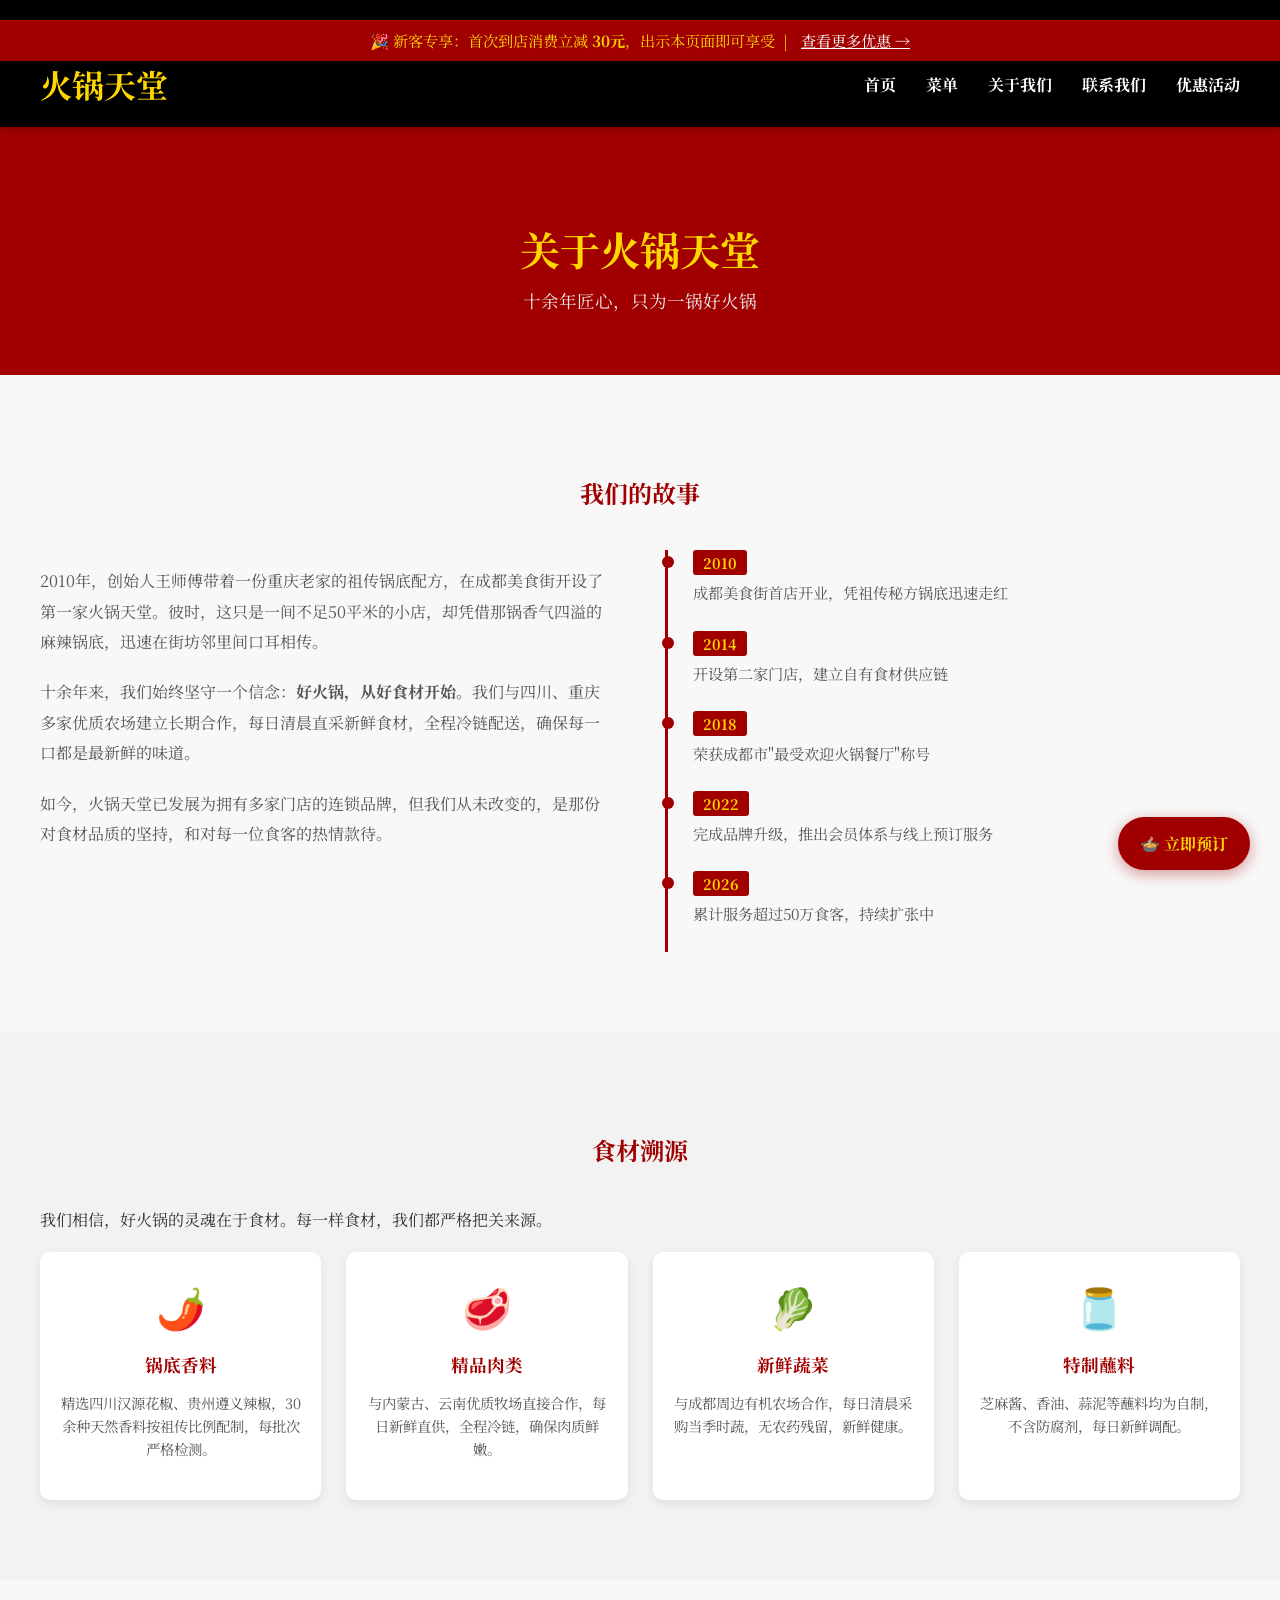
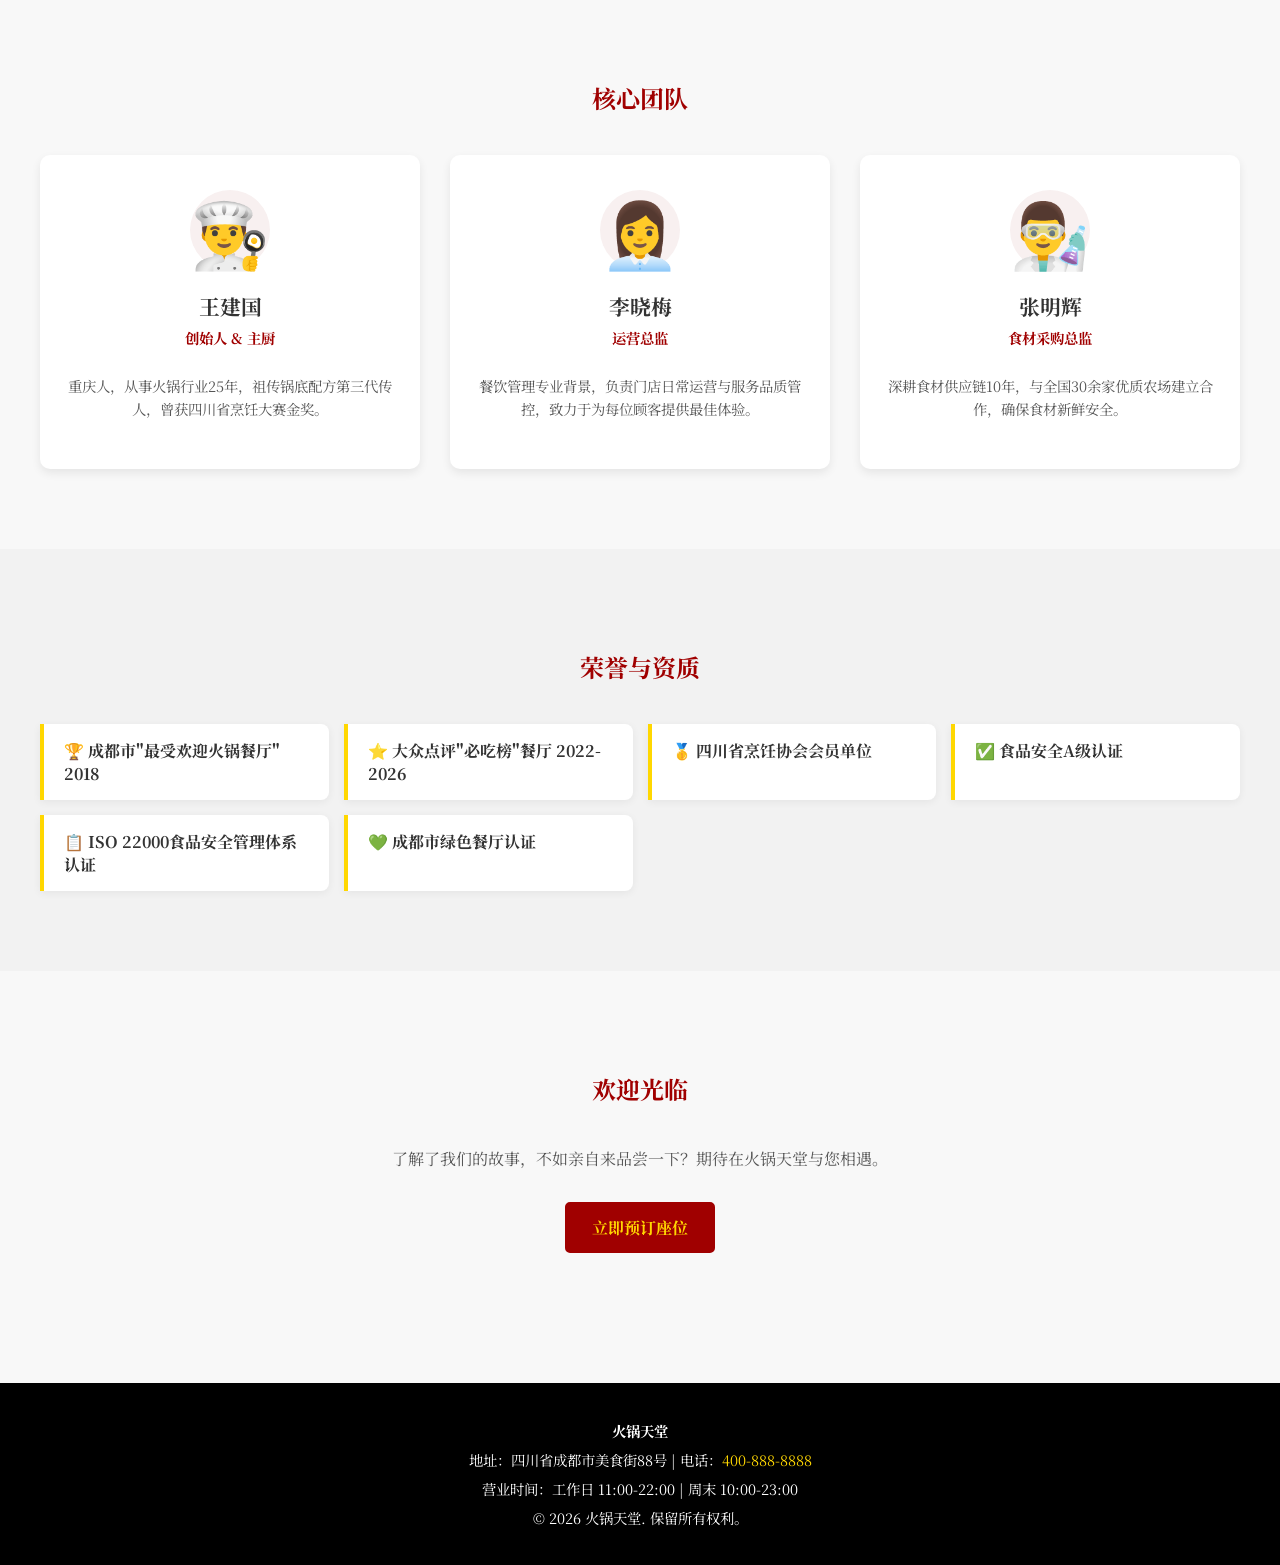
<file: about.html>
<!DOCTYPE html>
<html lang="zh-CN">
<head>
    <meta charset="UTF-8">
    <meta name="viewport" content="width=device-width, initial-scale=1.0">
    <title>关于我们 | 火锅天堂 - 品牌故事·食材溯源·团队介绍</title>
    <meta name="description" content="火锅天堂创立于2010年，专注正宗川渝麻辣火锅。了解我们的品牌故事、食材来源、核心团队，感受十余年匠心传承。">
    <link rel="stylesheet" href="css/style.css">
    <link href="https://fonts.googleapis.com/css2?family=Noto+Serif+SC:wght@400;700&display=swap" rel="stylesheet">
    <script type="application/ld+json">
    {
      "@context": "https://schema.org",
      "@type": "Restaurant",
      "name": "火锅天堂",
      "foundingDate": "2010",
      "description": "火锅天堂创立于2010年，是一家专注正宗川渝麻辣火锅的连锁餐厅，锅底配方源自重庆祖传秘方，坚持每日新鲜食材直采。",
      "url": "https://www.huoguotiantang.com/about.html",
      "address": {
        "@type": "PostalAddress",
        "streetAddress": "美食街88号",
        "addressLocality": "成都市",
        "addressRegion": "四川省",
        "addressCountry": "CN"
      }
    }
    </script>
</head>
<body>
    <header>
        <div class="promo-banner">
            🎉 新客专享：首次到店消费立减 <strong>30元</strong>，出示本页面即可享受 &nbsp;|&nbsp;
            <a href="promotions.html">查看更多优惠 →</a>
        </div>
        <nav aria-label="主导航">
            <div class="logo">火锅天堂</div>
            <ul>
                <li><a href="index.html">首页</a></li>
                <li><a href="menu.html">菜单</a></li>
                <li><a href="about.html">关于我们</a></li>
                <li><a href="contact.html">联系我们</a></li>
                <li><a href="promotions.html">优惠活动</a></li>
            </ul>
        </nav>
    </header>

    <main>
        <section class="page-hero">
            <h1>关于火锅天堂</h1>
            <p>十余年匠心，只为一锅好火锅</p>
        </section>

        <!-- 品牌故事 -->
        <section class="section-padding">
            <div class="container">
                <h2>我们的故事</h2>
                <div class="story-grid">
                    <div class="story-text">
                        <p>2010年，创始人王师傅带着一份重庆老家的祖传锅底配方，在成都美食街开设了第一家火锅天堂。彼时，这只是一间不足50平米的小店，却凭借那锅香气四溢的麻辣锅底，迅速在街坊邻里间口耳相传。</p>
                        <p>十余年来，我们始终坚守一个信念：<strong>好火锅，从好食材开始</strong>。我们与四川、重庆多家优质农场建立长期合作，每日清晨直采新鲜食材，全程冷链配送，确保每一口都是最新鲜的味道。</p>
                        <p>如今，火锅天堂已发展为拥有多家门店的连锁品牌，但我们从未改变的，是那份对食材品质的坚持，和对每一位食客的热情款待。</p>
                    </div>
                    <div class="story-milestones">
                        <div class="milestone">
                            <span class="milestone-year">2010</span>
                            <p>成都美食街首店开业，凭祖传秘方锅底迅速走红</p>
                        </div>
                        <div class="milestone">
                            <span class="milestone-year">2014</span>
                            <p>开设第二家门店，建立自有食材供应链</p>
                        </div>
                        <div class="milestone">
                            <span class="milestone-year">2018</span>
                            <p>荣获成都市"最受欢迎火锅餐厅"称号</p>
                        </div>
                        <div class="milestone">
                            <span class="milestone-year">2022</span>
                            <p>完成品牌升级，推出会员体系与线上预订服务</p>
                        </div>
                        <div class="milestone">
                            <span class="milestone-year">2026</span>
                            <p>累计服务超过50万食客，持续扩张中</p>
                        </div>
                    </div>
                </div>
            </div>
        </section>

        <!-- 食材溯源 -->
        <section class="section-padding bg-light">
            <div class="container">
                <h2>食材溯源</h2>
                <p class="intro-text">我们相信，好火锅的灵魂在于食材。每一样食材，我们都严格把关来源。</p>
                <div class="source-grid">
                    <div class="source-item">
                        <div class="source-icon">🌶️</div>
                        <h3>锅底香料</h3>
                        <p>精选四川汉源花椒、贵州遵义辣椒，30余种天然香料按祖传比例配制，每批次严格检测。</p>
                    </div>
                    <div class="source-item">
                        <div class="source-icon">🥩</div>
                        <h3>精品肉类</h3>
                        <p>与内蒙古、云南优质牧场直接合作，每日新鲜直供，全程冷链，确保肉质鲜嫩。</p>
                    </div>
                    <div class="source-item">
                        <div class="source-icon">🥬</div>
                        <h3>新鲜蔬菜</h3>
                        <p>与成都周边有机农场合作，每日清晨采购当季时蔬，无农药残留，新鲜健康。</p>
                    </div>
                    <div class="source-item">
                        <div class="source-icon">🫙</div>
                        <h3>特制蘸料</h3>
                        <p>芝麻酱、香油、蒜泥等蘸料均为自制，不含防腐剂，每日新鲜调配。</p>
                    </div>
                </div>
            </div>
        </section>

        <!-- 核心团队 -->
        <section class="section-padding">
            <div class="container">
                <h2>核心团队</h2>
                <div class="team-grid">
                    <div class="team-item">
                        <div class="team-avatar">👨‍🍳</div>
                        <h3>王建国</h3>
                        <span class="team-role">创始人 & 主厨</span>
                        <p>重庆人，从事火锅行业25年，祖传锅底配方第三代传人，曾获四川省烹饪大赛金奖。</p>
                    </div>
                    <div class="team-item">
                        <div class="team-avatar">👩‍💼</div>
                        <h3>李晓梅</h3>
                        <span class="team-role">运营总监</span>
                        <p>餐饮管理专业背景，负责门店日常运营与服务品质管控，致力于为每位顾客提供最佳体验。</p>
                    </div>
                    <div class="team-item">
                        <div class="team-avatar">👨‍🔬</div>
                        <h3>张明辉</h3>
                        <span class="team-role">食材采购总监</span>
                        <p>深耕食材供应链10年，与全国30余家优质农场建立合作，确保食材新鲜安全。</p>
                    </div>
                </div>
            </div>
        </section>

        <!-- 荣誉资质 -->
        <section class="section-padding bg-light">
            <div class="container">
                <h2>荣誉与资质</h2>
                <div class="honor-grid">
                    <div class="honor-item">🏆 成都市"最受欢迎火锅餐厅" 2018</div>
                    <div class="honor-item">⭐ 大众点评"必吃榜"餐厅 2022-2026</div>
                    <div class="honor-item">🥇 四川省烹饪协会会员单位</div>
                    <div class="honor-item">✅ 食品安全A级认证</div>
                    <div class="honor-item">📋 ISO 22000食品安全管理体系认证</div>
                    <div class="honor-item">💚 成都市绿色餐厅认证</div>
                </div>
            </div>
        </section>

        <section class="section-padding" style="text-align:center;">
            <h2>欢迎光临</h2>
            <p style="color:#555; max-width:500px; margin:0 auto 30px;">了解了我们的故事，不如亲自来品尝一下？期待在火锅天堂与您相遇。</p>
            <a href="contact.html#reservation" class="btn primary-btn">立即预订座位</a>
        </section>
    </main>

    <footer>
        <div class="footer-content">
            <p><strong>火锅天堂</strong></p>
            <p>地址：四川省成都市美食街88号 | 电话：<a href="tel:+864008888888">400-888-8888</a></p>
            <p>营业时间：工作日 11:00-22:00 | 周末 10:00-23:00</p>
            <p>&copy; 2026 火锅天堂. 保留所有权利。</p>
        </div>
    </footer>

    <a href="contact.html#reservation" class="float-btn" aria-label="立即预订">🍲 立即预订</a>
</body>
</html>
</file>
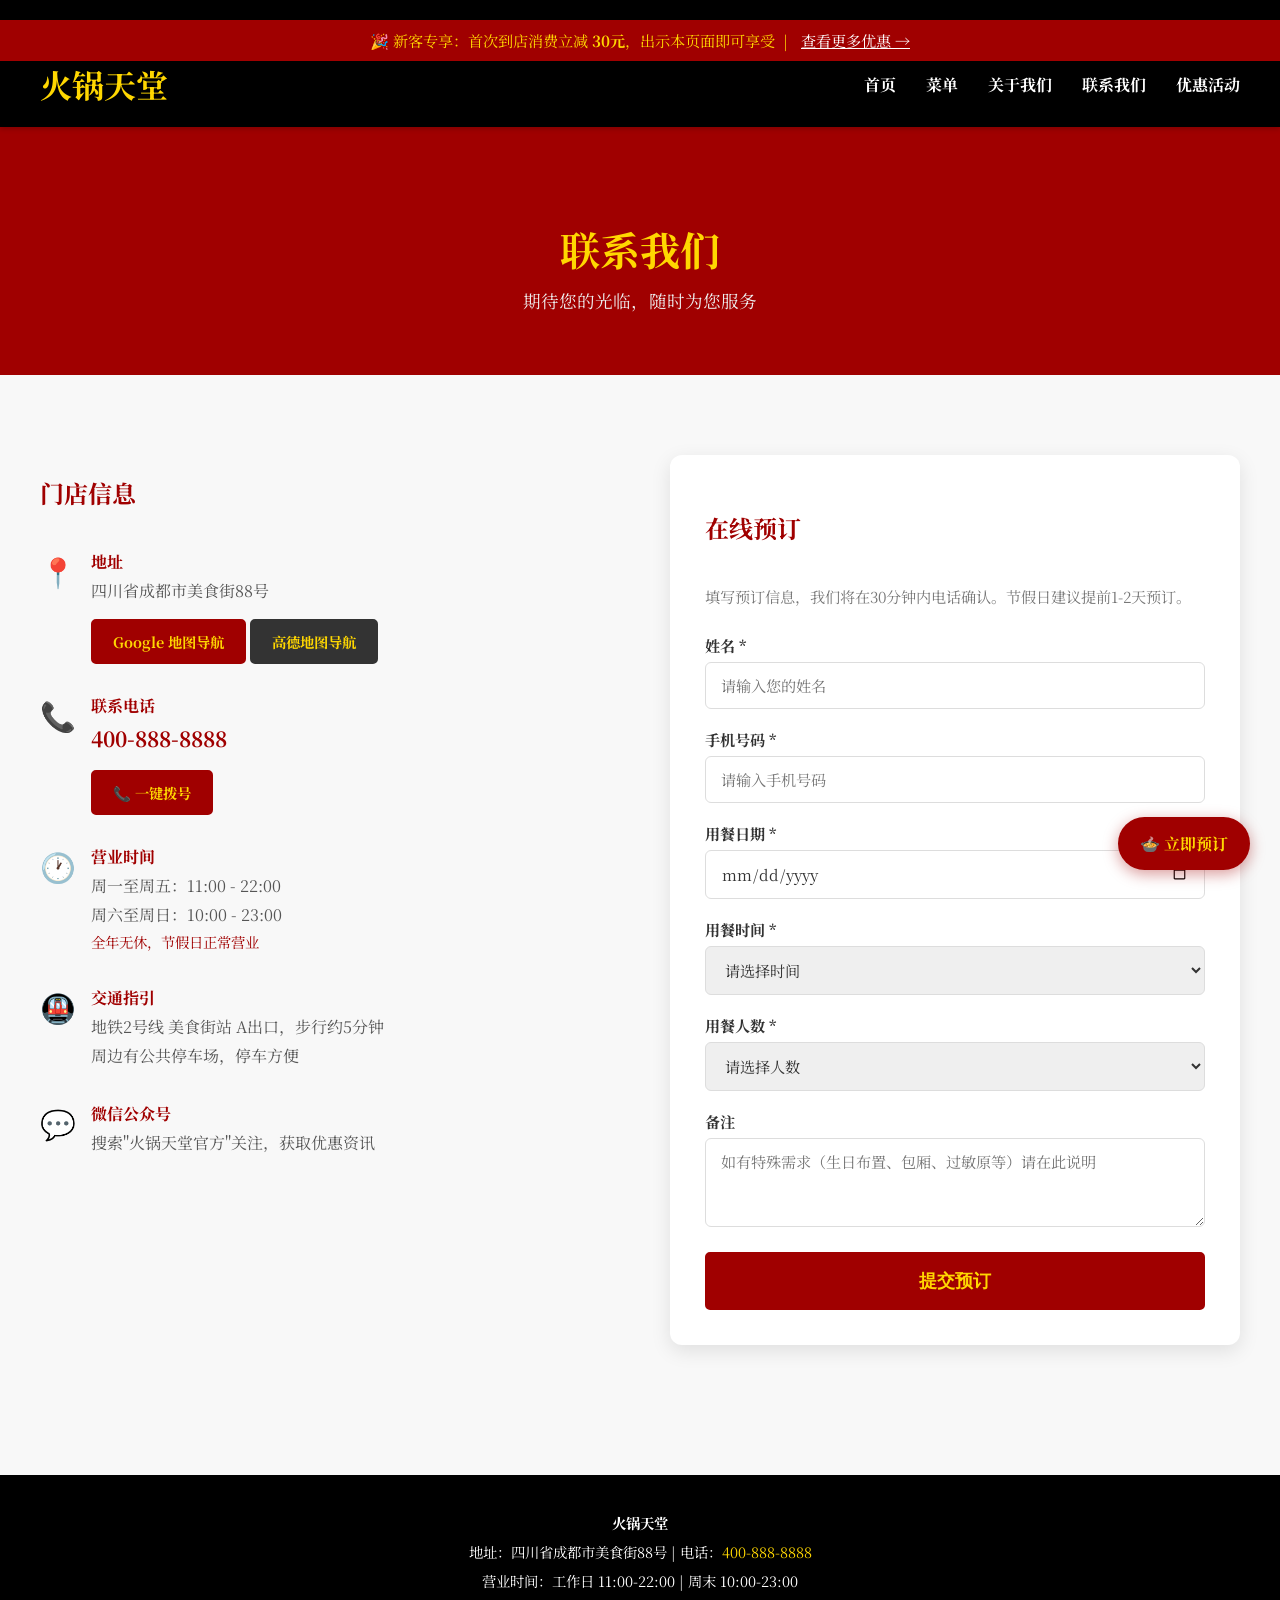
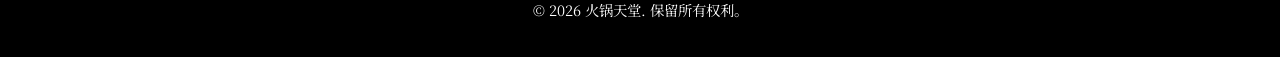
<file: contact.html>
<!DOCTYPE html>
<html lang="zh-CN">
<head>
    <meta charset="UTF-8">
    <meta name="viewport" content="width=device-width, initial-scale=1.0">
    <title>联系我们 | 火锅天堂 - 在线预订·地址导航·联系电话</title>
    <meta name="description" content="火锅天堂联系方式：电话400-888-8888，地址四川省成都市美食街88号。支持在线预订座位，地铁2号线美食街站A出口步行5分钟。">
    <meta name="geo.region" content="CN-SC">
    <meta name="geo.placename" content="成都市">
    <link rel="stylesheet" href="css/style.css">
    <link href="https://fonts.googleapis.com/css2?family=Noto+Serif+SC:wght@400;700&display=swap" rel="stylesheet">
</head>
<body>
    <header>
        <div class="promo-banner">
            🎉 新客专享：首次到店消费立减 <strong>30元</strong>，出示本页面即可享受 &nbsp;|&nbsp;
            <a href="promotions.html">查看更多优惠 →</a>
        </div>
        <nav aria-label="主导航">
            <div class="logo">火锅天堂</div>
            <ul>
                <li><a href="index.html">首页</a></li>
                <li><a href="menu.html">菜单</a></li>
                <li><a href="about.html">关于我们</a></li>
                <li><a href="contact.html">联系我们</a></li>
                <li><a href="promotions.html">优惠活动</a></li>
            </ul>
        </nav>
    </header>

    <main>
        <section class="page-hero">
            <h1>联系我们</h1>
            <p>期待您的光临，随时为您服务</p>
        </section>

        <!-- 联系信息 -->
        <section id="address" class="section-padding">
            <div class="container">
                <div class="contact-layout">
                    <div class="contact-info">
                        <h2 style="text-align:left;">门店信息</h2>
                        <div class="contact-detail">
                            <span class="contact-icon">📍</span>
                            <div>
                                <strong>地址</strong>
                                <p>四川省成都市美食街88号</p>
                                <a href="https://maps.google.com/?q=成都市美食街88号" target="_blank" rel="noopener" class="btn primary-btn map-btn">Google 地图导航</a>
                                <a href="https://uri.amap.com/marker?position=104.0668,30.5728&name=火锅天堂" target="_blank" rel="noopener" class="btn secondary-btn map-btn">高德地图导航</a>
                            </div>
                        </div>
                        <div class="contact-detail">
                            <span class="contact-icon">📞</span>
                            <div>
                                <strong>联系电话</strong>
                                <p><a href="tel:+864008888888" class="phone-link">400-888-8888</a></p>
                                <a href="tel:+864008888888" class="btn primary-btn call-btn">📞 一键拨号</a>
                            </div>
                        </div>
                        <div class="contact-detail">
                            <span class="contact-icon">🕐</span>
                            <div>
                                <strong>营业时间</strong>
                                <p>周一至周五：11:00 - 22:00</p>
                                <p>周六至周日：10:00 - 23:00</p>
                                <p style="color:#A00000; font-size:0.9em;">全年无休，节假日正常营业</p>
                            </div>
                        </div>
                        <div class="contact-detail">
                            <span class="contact-icon">🚇</span>
                            <div>
                                <strong>交通指引</strong>
                                <p>地铁2号线 美食街站 A出口，步行约5分钟</p>
                                <p>周边有公共停车场，停车方便</p>
                            </div>
                        </div>
                        <div class="contact-detail">
                            <span class="contact-icon">💬</span>
                            <div>
                                <strong>微信公众号</strong>
                                <p>搜索"火锅天堂官方"关注，获取优惠资讯</p>
                            </div>
                        </div>
                    </div>

                    <!-- 在线预订表单 -->
                    <div id="reservation" class="reservation-form">
                        <h2 style="text-align:left;">在线预订</h2>
                        <p style="color:#777; margin-bottom:25px; font-size:0.95em;">填写预订信息，我们将在30分钟内电话确认。节假日建议提前1-2天预订。</p>
                        <form id="booking-form" onsubmit="submitForm(event)">
                            <div class="form-group">
                                <label for="name">姓名 *</label>
                                <input type="text" id="name" name="name" placeholder="请输入您的姓名" required>
                            </div>
                            <div class="form-group">
                                <label for="phone">手机号码 *</label>
                                <input type="tel" id="phone" name="phone" placeholder="请输入手机号码" required>
                            </div>
                            <div class="form-group">
                                <label for="date">用餐日期 *</label>
                                <input type="date" id="date" name="date" required>
                            </div>
                            <div class="form-group">
                                <label for="time">用餐时间 *</label>
                                <select id="time" name="time" required>
                                    <option value="">请选择时间</option>
                                    <option>11:00</option>
                                    <option>11:30</option>
                                    <option>12:00</option>
                                    <option>12:30</option>
                                    <option>13:00</option>
                                    <option>17:00</option>
                                    <option>17:30</option>
                                    <option>18:00</option>
                                    <option>18:30</option>
                                    <option>19:00</option>
                                    <option>19:30</option>
                                    <option>20:00</option>
                                </select>
                            </div>
                            <div class="form-group">
                                <label for="guests">用餐人数 *</label>
                                <select id="guests" name="guests" required>
                                    <option value="">请选择人数</option>
                                    <option>1-2人</option>
                                    <option>3-4人</option>
                                    <option>5-6人</option>
                                    <option>7-10人</option>
                                    <option>10人以上（需预订包厢）</option>
                                </select>
                            </div>
                            <div class="form-group">
                                <label for="notes">备注</label>
                                <textarea id="notes" name="notes" placeholder="如有特殊需求（生日布置、包厢、过敏原等）请在此说明" rows="3"></textarea>
                            </div>
                            <button type="submit" class="btn primary-btn submit-btn">提交预订</button>
                        </form>
                        <div id="form-success" class="form-success" style="display:none;">
                            <p>✅ 预订信息已提交！我们将在30分钟内致电确认，请保持手机畅通。</p>
                            <p style="color:#777; font-size:0.9em;">如需紧急联系，请拨打 <a href="tel:+864008888888">400-888-8888</a></p>
                        </div>
                    </div>
                </div>
            </div>
        </section>
    </main>

    <footer>
        <div class="footer-content">
            <p><strong>火锅天堂</strong></p>
            <p>地址：四川省成都市美食街88号 | 电话：<a href="tel:+864008888888">400-888-8888</a></p>
            <p>营业时间：工作日 11:00-22:00 | 周末 10:00-23:00</p>
            <p>&copy; 2026 火锅天堂. 保留所有权利。</p>
        </div>
    </footer>

    <a href="#reservation" class="float-btn" aria-label="立即预订">🍲 立即预订</a>

    <script>
    function submitForm(e) {
        e.preventDefault();
        document.getElementById('booking-form').style.display = 'none';
        document.getElementById('form-success').style.display = 'block';
    }
    // 设置日期最小值为今天
    document.getElementById('date').min = new Date().toISOString().split('T')[0];
    </script>
</body>
</html>
</file>
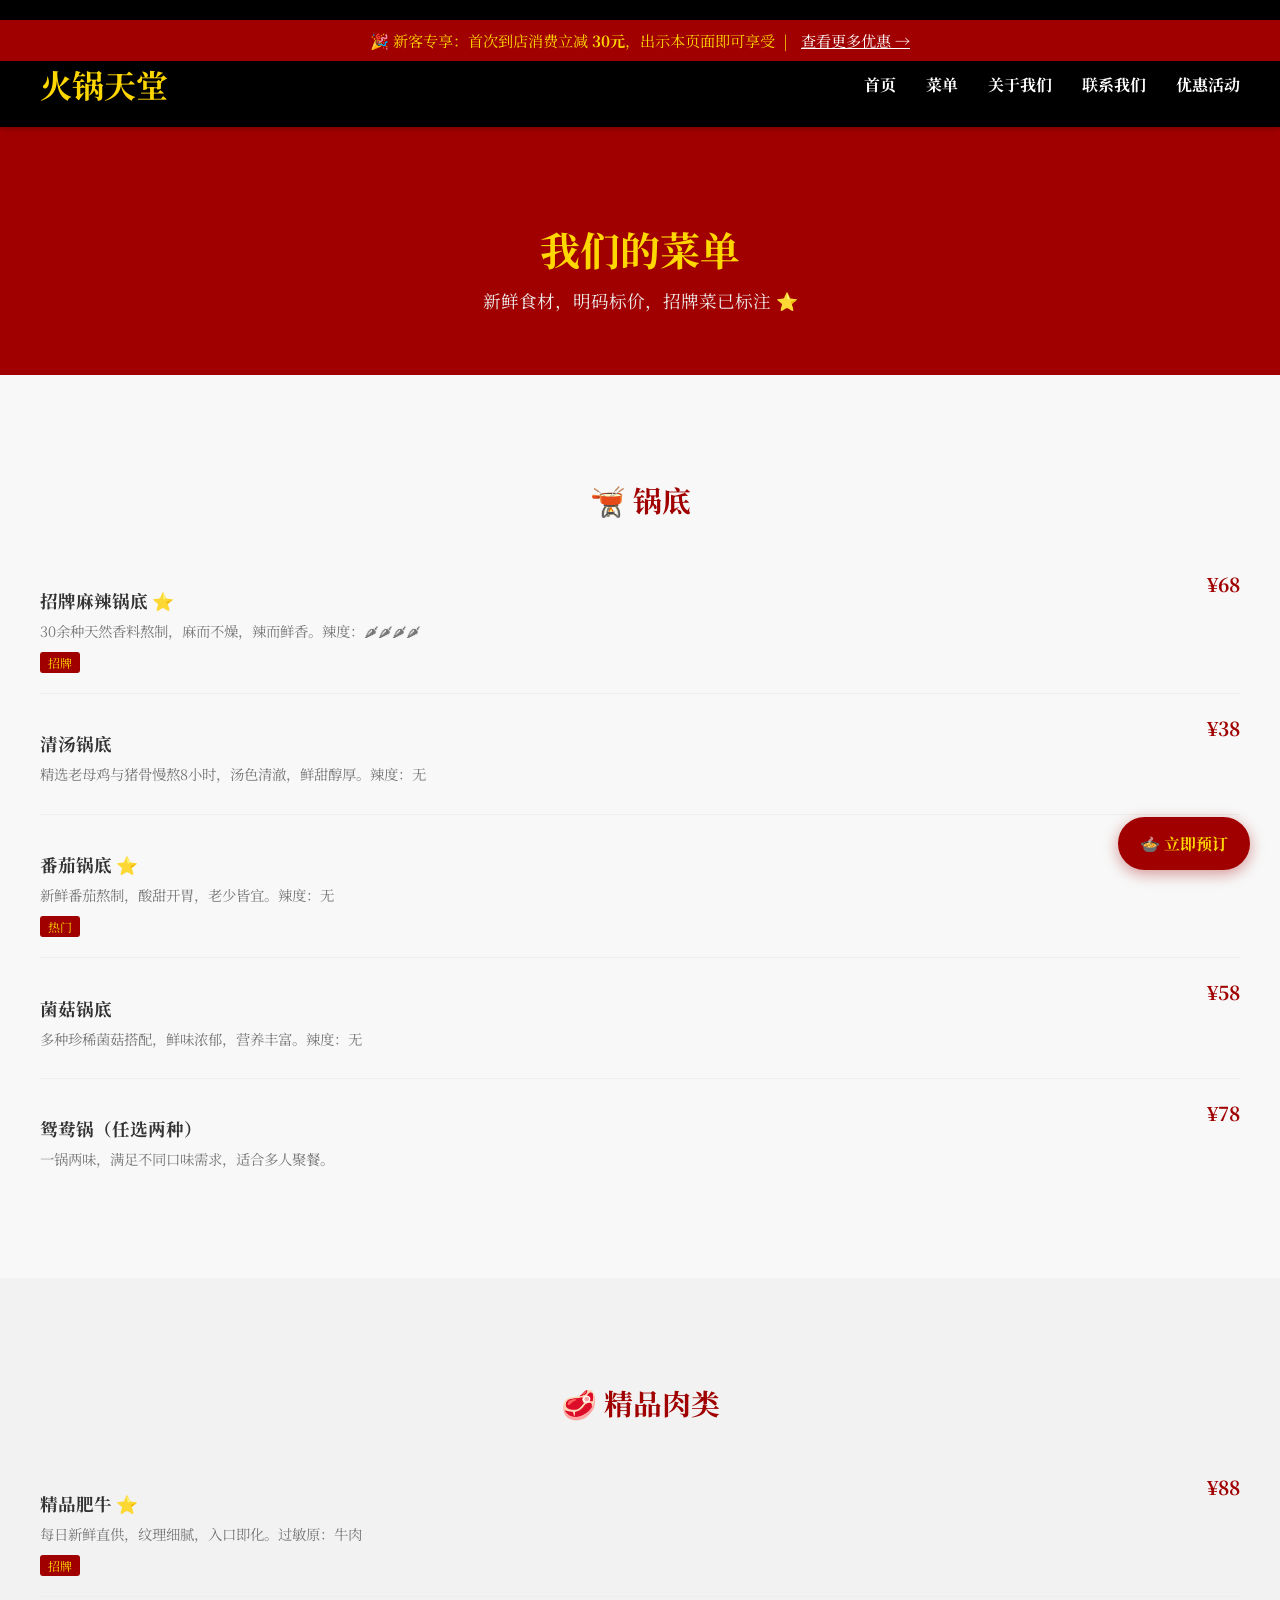
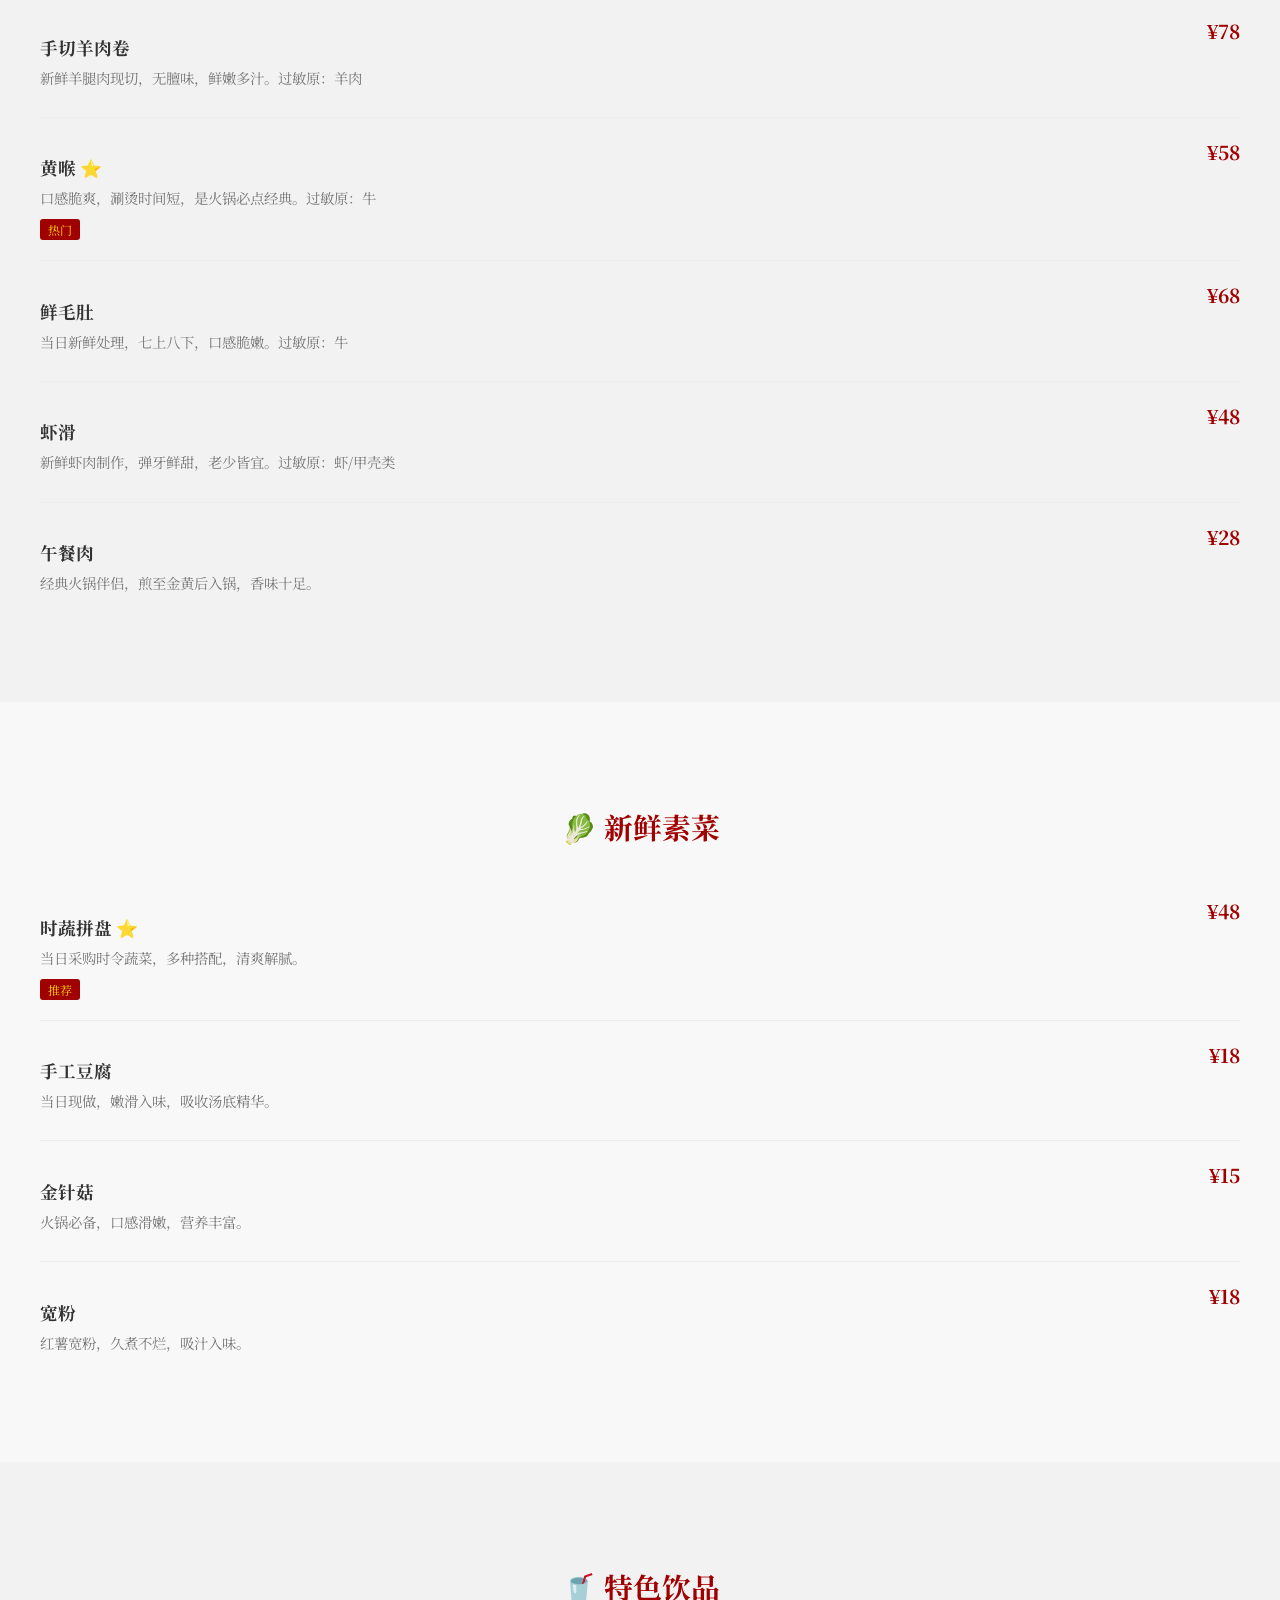
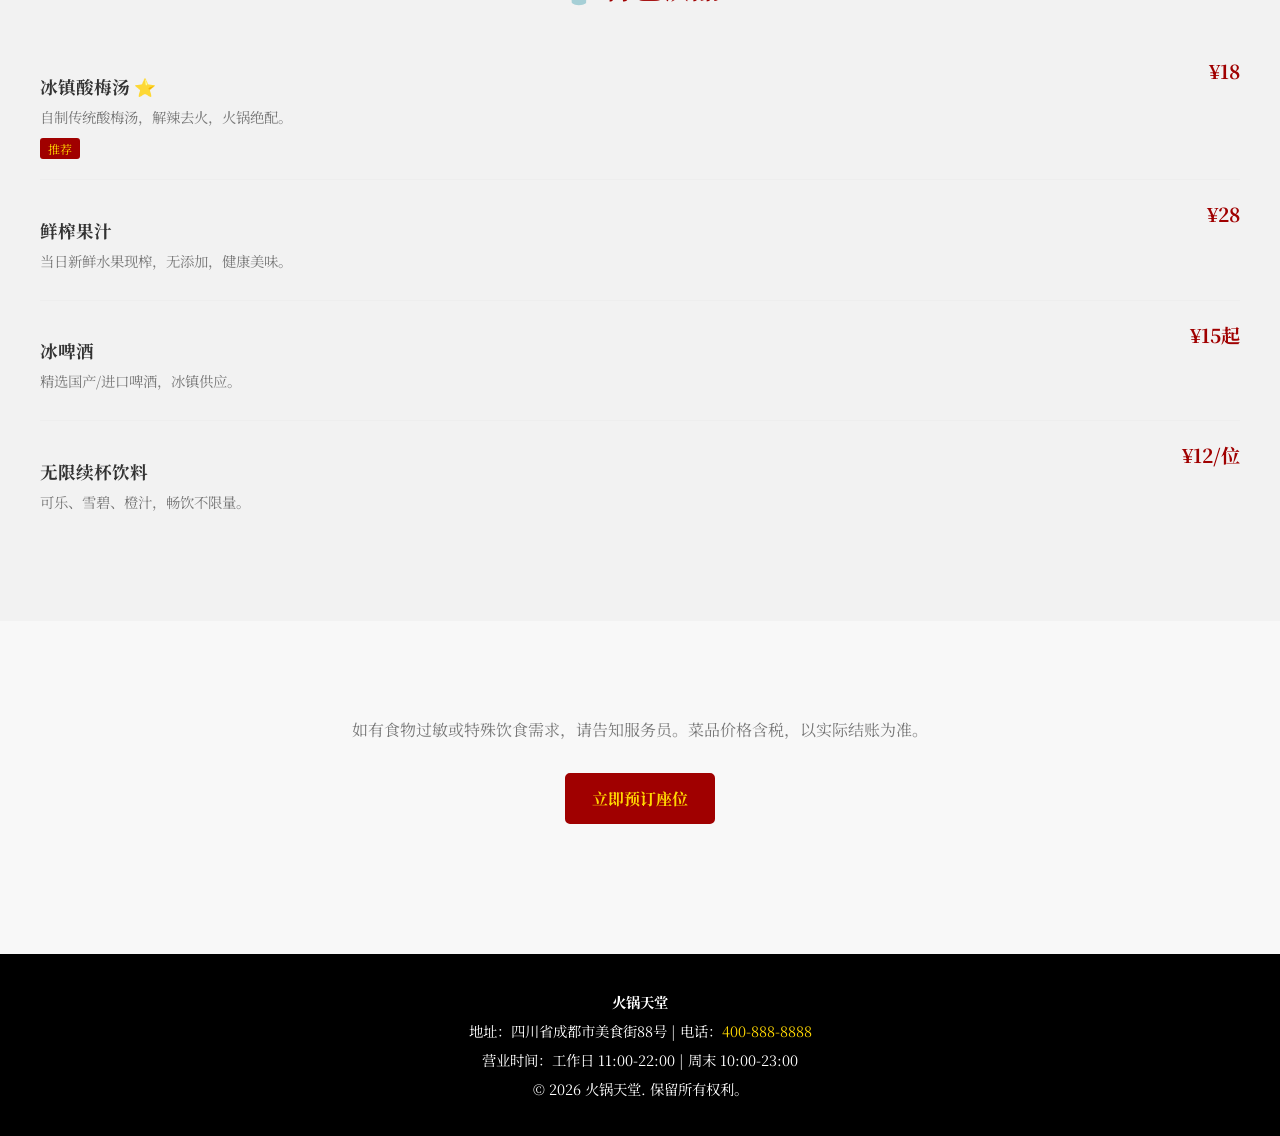
<file: menu.html>
<!DOCTYPE html>
<html lang="zh-CN">
<head>
    <meta charset="UTF-8">
    <meta name="viewport" content="width=device-width, initial-scale=1.0">
    <title>菜单 | 火锅天堂 - 锅底·肉类·素菜·饮品</title>
    <meta name="description" content="火锅天堂完整菜单，包含麻辣锅底、精品肉类、新鲜素菜、特色饮品，明码标价，欢迎选购。">
    <link rel="stylesheet" href="css/style.css">
    <link href="https://fonts.googleapis.com/css2?family=Noto+Serif+SC:wght@400;700&display=swap" rel="stylesheet">
    <script type="application/ld+json">
    {
      "@context": "https://schema.org",
      "@type": "Menu",
      "name": "火锅天堂菜单",
      "url": "https://www.huoguotiantang.com/menu.html",
      "hasMenuSection": [
        {
          "@type": "MenuSection",
          "name": "锅底",
          "hasMenuItem": [
            {"@type": "MenuItem", "name": "招牌麻辣锅底", "offers": {"@type": "Offer", "price": "68", "priceCurrency": "CNY"}},
            {"@type": "MenuItem", "name": "清汤锅底", "offers": {"@type": "Offer", "price": "38", "priceCurrency": "CNY"}},
            {"@type": "MenuItem", "name": "番茄锅底", "offers": {"@type": "Offer", "price": "48", "priceCurrency": "CNY"}},
            {"@type": "MenuItem", "name": "菌菇锅底", "offers": {"@type": "Offer", "price": "58", "priceCurrency": "CNY"}}
          ]
        }
      ]
    }
    </script>
</head>
<body>
    <header>
        <div class="promo-banner">
            🎉 新客专享：首次到店消费立减 <strong>30元</strong>，出示本页面即可享受 &nbsp;|&nbsp;
            <a href="promotions.html">查看更多优惠 →</a>
        </div>
        <nav aria-label="主导航">
            <div class="logo">火锅天堂</div>
            <ul>
                <li><a href="index.html">首页</a></li>
                <li><a href="menu.html">菜单</a></li>
                <li><a href="about.html">关于我们</a></li>
                <li><a href="contact.html">联系我们</a></li>
                <li><a href="promotions.html">优惠活动</a></li>
            </ul>
        </nav>
    </header>

    <main>
        <section class="page-hero">
            <h1>我们的菜单</h1>
            <p>新鲜食材，明码标价，招牌菜已标注 ⭐</p>
        </section>

        <!-- 锅底 -->
        <section class="menu-section section-padding">
            <div class="container">
                <h2>🫕 锅底</h2>
                <div class="menu-grid">
                    <div class="menu-item">
                        <div class="menu-item-info">
                            <h3>招牌麻辣锅底 ⭐</h3>
                            <p>30余种天然香料熬制，麻而不燥，辣而鲜香。辣度：🌶🌶🌶🌶</p>
                            <span class="tag">招牌</span>
                        </div>
                        <span class="menu-price">¥68</span>
                    </div>
                    <div class="menu-item">
                        <div class="menu-item-info">
                            <h3>清汤锅底</h3>
                            <p>精选老母鸡与猪骨慢熬8小时，汤色清澈，鲜甜醇厚。辣度：无</p>
                        </div>
                        <span class="menu-price">¥38</span>
                    </div>
                    <div class="menu-item">
                        <div class="menu-item-info">
                            <h3>番茄锅底 ⭐</h3>
                            <p>新鲜番茄熬制，酸甜开胃，老少皆宜。辣度：无</p>
                            <span class="tag">热门</span>
                        </div>
                        <span class="menu-price">¥48</span>
                    </div>
                    <div class="menu-item">
                        <div class="menu-item-info">
                            <h3>菌菇锅底</h3>
                            <p>多种珍稀菌菇搭配，鲜味浓郁，营养丰富。辣度：无</p>
                        </div>
                        <span class="menu-price">¥58</span>
                    </div>
                    <div class="menu-item">
                        <div class="menu-item-info">
                            <h3>鸳鸯锅（任选两种）</h3>
                            <p>一锅两味，满足不同口味需求，适合多人聚餐。</p>
                        </div>
                        <span class="menu-price">¥78</span>
                    </div>
                </div>
            </div>
        </section>

        <!-- 肉类 -->
        <section class="menu-section section-padding bg-light">
            <div class="container">
                <h2>🥩 精品肉类</h2>
                <div class="menu-grid">
                    <div class="menu-item">
                        <div class="menu-item-info">
                            <h3>精品肥牛 ⭐</h3>
                            <p>每日新鲜直供，纹理细腻，入口即化。过敏原：牛肉</p>
                            <span class="tag">招牌</span>
                        </div>
                        <span class="menu-price">¥88</span>
                    </div>
                    <div class="menu-item">
                        <div class="menu-item-info">
                            <h3>手切羊肉卷</h3>
                            <p>新鲜羊腿肉现切，无膻味，鲜嫩多汁。过敏原：羊肉</p>
                        </div>
                        <span class="menu-price">¥78</span>
                    </div>
                    <div class="menu-item">
                        <div class="menu-item-info">
                            <h3>黄喉 ⭐</h3>
                            <p>口感脆爽，涮烫时间短，是火锅必点经典。过敏原：牛</p>
                            <span class="tag">热门</span>
                        </div>
                        <span class="menu-price">¥58</span>
                    </div>
                    <div class="menu-item">
                        <div class="menu-item-info">
                            <h3>鲜毛肚</h3>
                            <p>当日新鲜处理，七上八下，口感脆嫩。过敏原：牛</p>
                        </div>
                        <span class="menu-price">¥68</span>
                    </div>
                    <div class="menu-item">
                        <div class="menu-item-info">
                            <h3>虾滑</h3>
                            <p>新鲜虾肉制作，弹牙鲜甜，老少皆宜。过敏原：虾/甲壳类</p>
                        </div>
                        <span class="menu-price">¥48</span>
                    </div>
                    <div class="menu-item">
                        <div class="menu-item-info">
                            <h3>午餐肉</h3>
                            <p>经典火锅伴侣，煎至金黄后入锅，香味十足。</p>
                        </div>
                        <span class="menu-price">¥28</span>
                    </div>
                </div>
            </div>
        </section>

        <!-- 素菜 -->
        <section class="menu-section section-padding">
            <div class="container">
                <h2>🥬 新鲜素菜</h2>
                <div class="menu-grid">
                    <div class="menu-item">
                        <div class="menu-item-info">
                            <h3>时蔬拼盘 ⭐</h3>
                            <p>当日采购时令蔬菜，多种搭配，清爽解腻。</p>
                            <span class="tag">推荐</span>
                        </div>
                        <span class="menu-price">¥48</span>
                    </div>
                    <div class="menu-item">
                        <div class="menu-item-info">
                            <h3>手工豆腐</h3>
                            <p>当日现做，嫩滑入味，吸收汤底精华。</p>
                        </div>
                        <span class="menu-price">¥18</span>
                    </div>
                    <div class="menu-item">
                        <div class="menu-item-info">
                            <h3>金针菇</h3>
                            <p>火锅必备，口感滑嫩，营养丰富。</p>
                        </div>
                        <span class="menu-price">¥15</span>
                    </div>
                    <div class="menu-item">
                        <div class="menu-item-info">
                            <h3>宽粉</h3>
                            <p>红薯宽粉，久煮不烂，吸汁入味。</p>
                        </div>
                        <span class="menu-price">¥18</span>
                    </div>
                </div>
            </div>
        </section>

        <!-- 饮品 -->
        <section class="menu-section section-padding bg-light">
            <div class="container">
                <h2>🥤 特色饮品</h2>
                <div class="menu-grid">
                    <div class="menu-item">
                        <div class="menu-item-info">
                            <h3>冰镇酸梅汤 ⭐</h3>
                            <p>自制传统酸梅汤，解辣去火，火锅绝配。</p>
                            <span class="tag">推荐</span>
                        </div>
                        <span class="menu-price">¥18</span>
                    </div>
                    <div class="menu-item">
                        <div class="menu-item-info">
                            <h3>鲜榨果汁</h3>
                            <p>当日新鲜水果现榨，无添加，健康美味。</p>
                        </div>
                        <span class="menu-price">¥28</span>
                    </div>
                    <div class="menu-item">
                        <div class="menu-item-info">
                            <h3>冰啤酒</h3>
                            <p>精选国产/进口啤酒，冰镇供应。</p>
                        </div>
                        <span class="menu-price">¥15起</span>
                    </div>
                    <div class="menu-item">
                        <div class="menu-item-info">
                            <h3>无限续杯饮料</h3>
                            <p>可乐、雪碧、橙汁，畅饮不限量。</p>
                        </div>
                        <span class="menu-price">¥12/位</span>
                    </div>
                </div>
            </div>
        </section>

        <section class="section-padding" style="text-align:center;">
            <p style="color:#777; margin-bottom:30px;">如有食物过敏或特殊饮食需求，请告知服务员。菜品价格含税，以实际结账为准。</p>
            <a href="contact.html#reservation" class="btn primary-btn">立即预订座位</a>
        </section>
    </main>

    <footer>
        <div class="footer-content">
            <p><strong>火锅天堂</strong></p>
            <p>地址：四川省成都市美食街88号 | 电话：<a href="tel:+864008888888">400-888-8888</a></p>
            <p>营业时间：工作日 11:00-22:00 | 周末 10:00-23:00</p>
            <p>&copy; 2026 火锅天堂. 保留所有权利。</p>
        </div>
    </footer>

    <a href="contact.html#reservation" class="float-btn" aria-label="立即预订">🍲 立即预订</a>
</body>
</html>
</file>
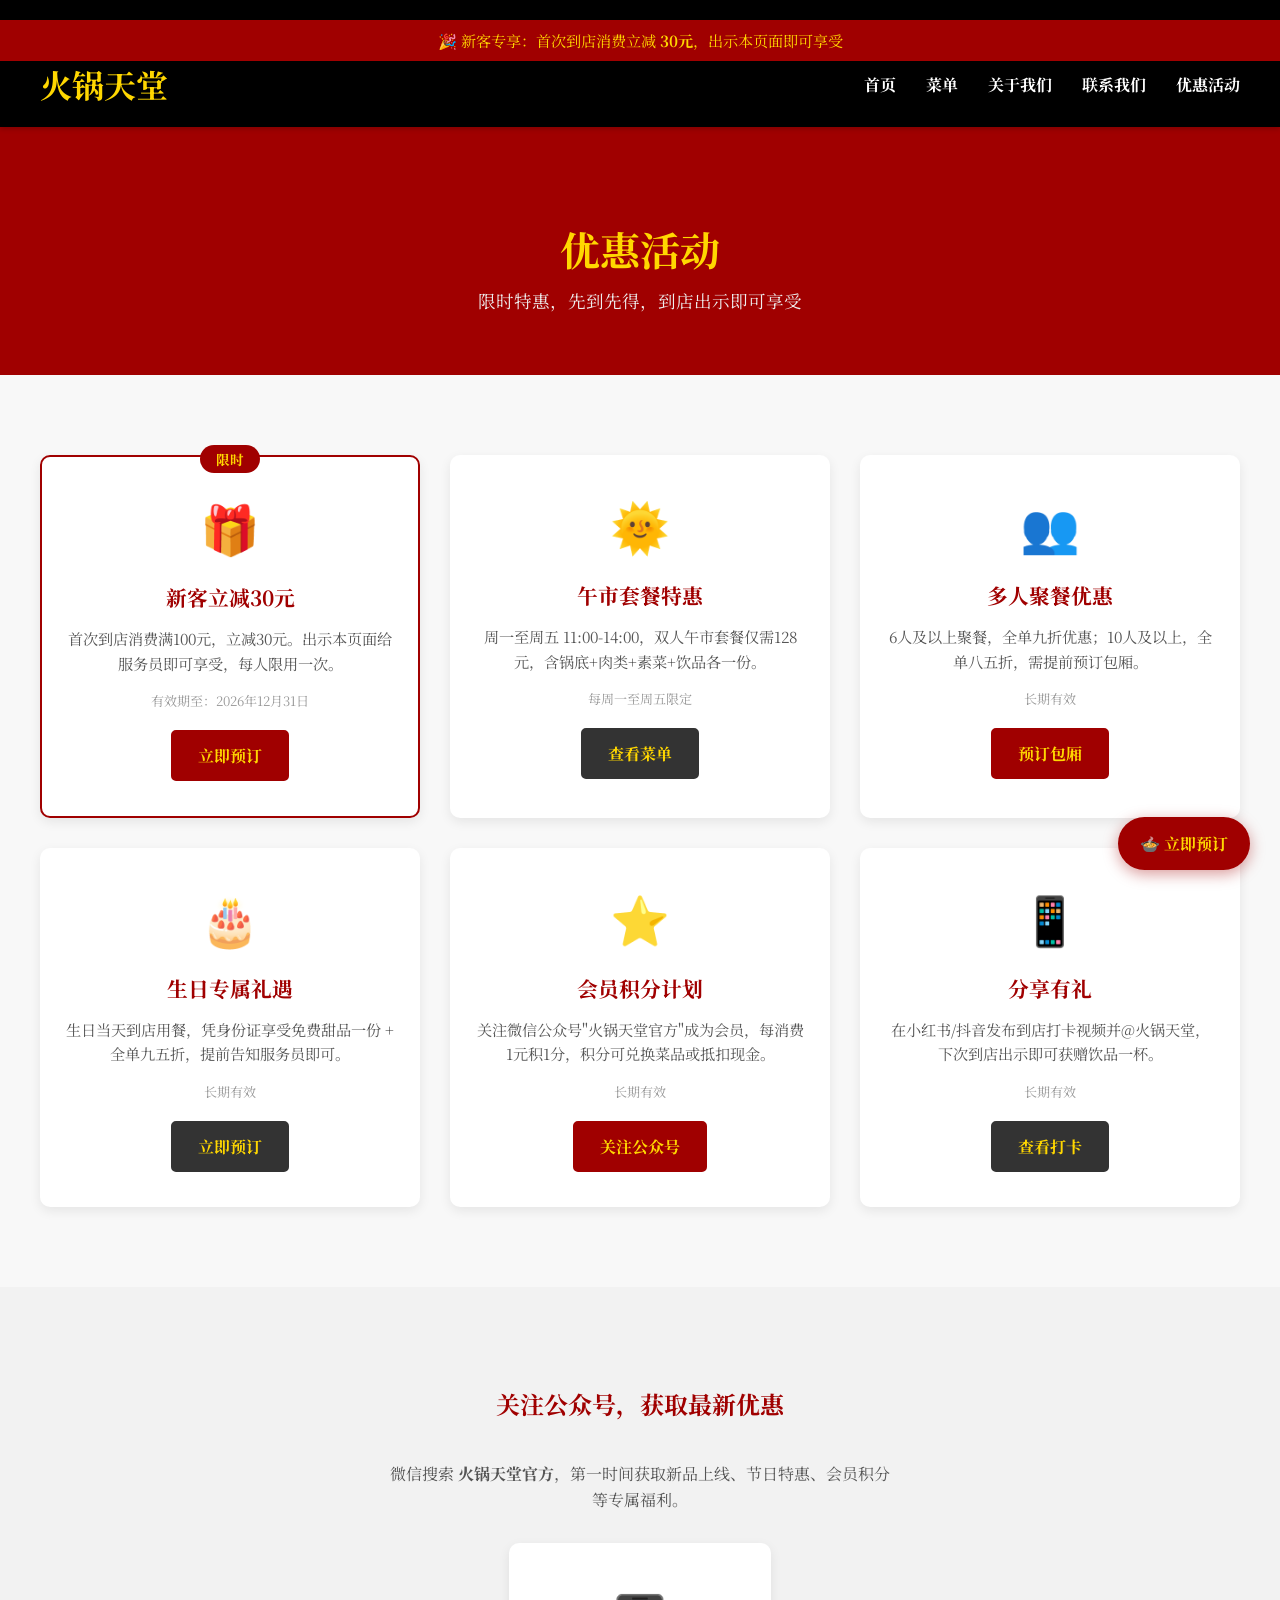
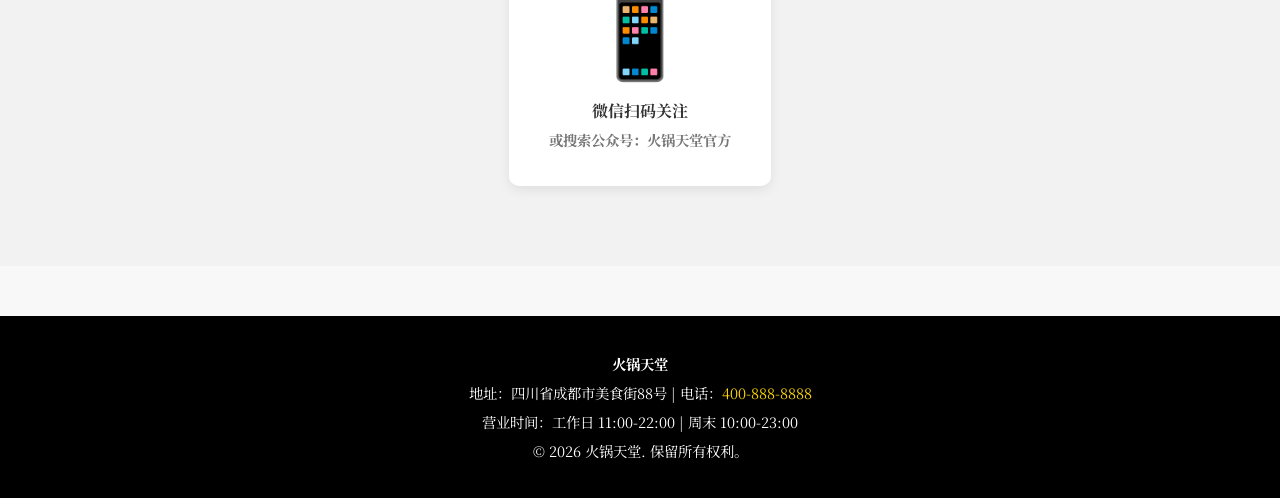
<file: promotions.html>
<!DOCTYPE html>
<html lang="zh-CN">
<head>
    <meta charset="UTF-8">
    <meta name="viewport" content="width=device-width, initial-scale=1.0">
    <title>优惠活动 | 火锅天堂 - 新客立减·午市套餐·会员专享</title>
    <meta name="description" content="火锅天堂最新优惠活动：新客立减30元、午市套餐特惠、会员积分兑换，限时抢购。">
    <link rel="stylesheet" href="css/style.css">
    <link href="https://fonts.googleapis.com/css2?family=Noto+Serif+SC:wght@400;700&display=swap" rel="stylesheet">
</head>
<body>
    <header>
        <div class="promo-banner">
            🎉 新客专享：首次到店消费立减 <strong>30元</strong>，出示本页面即可享受
        </div>
        <nav aria-label="主导航">
            <div class="logo">火锅天堂</div>
            <ul>
                <li><a href="index.html">首页</a></li>
                <li><a href="menu.html">菜单</a></li>
                <li><a href="about.html">关于我们</a></li>
                <li><a href="contact.html">联系我们</a></li>
                <li><a href="promotions.html">优惠活动</a></li>
            </ul>
        </nav>
    </header>

    <main>
        <section class="page-hero">
            <h1>优惠活动</h1>
            <p>限时特惠，先到先得，到店出示即可享受</p>
        </section>

        <section class="section-padding">
            <div class="container">
                <div class="promo-grid">
                    <div class="promo-card hot">
                        <div class="promo-badge">限时</div>
                        <div class="promo-icon">🎁</div>
                        <h3>新客立减30元</h3>
                        <p>首次到店消费满100元，立减30元。出示本页面给服务员即可享受，每人限用一次。</p>
                        <span class="promo-expire">有效期至：2026年12月31日</span>
                        <a href="contact.html#reservation" class="btn primary-btn">立即预订</a>
                    </div>
                    <div class="promo-card">
                        <div class="promo-icon">🌞</div>
                        <h3>午市套餐特惠</h3>
                        <p>周一至周五 11:00-14:00，双人午市套餐仅需128元，含锅底+肉类+素菜+饮品各一份。</p>
                        <span class="promo-expire">每周一至周五限定</span>
                        <a href="menu.html" class="btn secondary-btn">查看菜单</a>
                    </div>
                    <div class="promo-card">
                        <div class="promo-icon">👥</div>
                        <h3>多人聚餐优惠</h3>
                        <p>6人及以上聚餐，全单九折优惠；10人及以上，全单八五折，需提前预订包厢。</p>
                        <span class="promo-expire">长期有效</span>
                        <a href="contact.html#reservation" class="btn primary-btn">预订包厢</a>
                    </div>
                    <div class="promo-card">
                        <div class="promo-icon">🎂</div>
                        <h3>生日专属礼遇</h3>
                        <p>生日当天到店用餐，凭身份证享受免费甜品一份 + 全单九五折，提前告知服务员即可。</p>
                        <span class="promo-expire">长期有效</span>
                        <a href="contact.html#reservation" class="btn secondary-btn">立即预订</a>
                    </div>
                    <div class="promo-card">
                        <div class="promo-icon">⭐</div>
                        <h3>会员积分计划</h3>
                        <p>关注微信公众号"火锅天堂官方"成为会员，每消费1元积1分，积分可兑换菜品或抵扣现金。</p>
                        <span class="promo-expire">长期有效</span>
                        <a href="#wechat" class="btn primary-btn">关注公众号</a>
                    </div>
                    <div class="promo-card">
                        <div class="promo-icon">📱</div>
                        <h3>分享有礼</h3>
                        <p>在小红书/抖音发布到店打卡视频并@火锅天堂，下次到店出示即可获赠饮品一杯。</p>
                        <span class="promo-expire">长期有效</span>
                        <a href="index.html#social-proof" class="btn secondary-btn">查看打卡</a>
                    </div>
                </div>
            </div>
        </section>

        <section id="wechat" class="section-padding bg-light" style="text-align:center;">
            <h2>关注公众号，获取最新优惠</h2>
            <p style="color:#555; max-width:500px; margin:0 auto 30px;">微信搜索 <strong>火锅天堂官方</strong>，第一时间获取新品上线、节日特惠、会员积分等专属福利。</p>
            <div class="wechat-box">
                <div class="wechat-qr">📱</div>
                <p>微信扫码关注</p>
                <p style="color:#777; font-size:0.9em;">或搜索公众号：火锅天堂官方</p>
            </div>
        </section>
    </main>

    <footer>
        <div class="footer-content">
            <p><strong>火锅天堂</strong></p>
            <p>地址：四川省成都市美食街88号 | 电话：<a href="tel:+864008888888">400-888-8888</a></p>
            <p>营业时间：工作日 11:00-22:00 | 周末 10:00-23:00</p>
            <p>&copy; 2026 火锅天堂. 保留所有权利。</p>
        </div>
    </footer>

    <a href="contact.html#reservation" class="float-btn" aria-label="立即预订">🍲 立即预订</a>
</body>
</html>
</file>
<file: css/style.css>
@charset "UTF-8";

/* 通用样式 */
body {
    font-family: 'Noto Serif SC', serif; /* 中式字体 */
    margin: 0;
    padding: 0;
    box-sizing: border-box;
    background-color: #f8f8f8;
    color: #333;
}

.section-padding {
    padding: 80px 0;
}

.bg-light {
    background-color: #f2f2f2;
}

.container {
    max-width: 1200px;
    margin: 0 auto;
    padding: 0 20px;
}

h1, h2, h3, h4, h5, h6 {
    font-family: 'Noto Serif SC', serif;
    color: #A00000; /* 深红色作为标题颜色 */
    text-align: center;
    margin-bottom: 40px;
}

p {
    line-height: 1.6;
}

a {
    text-decoration: none;
    color: inherit;
}

img {
    max-width: 100%;
    height: auto;
    display: block;
}

/* 按钮样式 */
.btn {
    display: inline-block;
    padding: 12px 25px;
    border-radius: 5px;
    font-weight: bold;
    transition: all 0.3s ease;
    text-align: center;
}

.btn.primary-btn {
    background-color: #A00000; /* 主色调红 */
    color: #FFD700; /* 金色文字 */
    border: 2px solid #A00000;
}

.btn.primary-btn:hover {
    background-color: #FFD700; /* 金色背景 */
    color: #A00000; /* 红色文字 */
    border-color: #FFD700;
}

.btn.secondary-btn {
    background-color: #333; /* 黑色背景 */
    color: #FFD700; /* 金色文字 */
    border: 2px solid #333;
}

.btn.secondary-btn:hover {
    background-color: #FFD700; /* 金色背景 */
    color: #333; /* 黑色文字 */
    border-color: #FFD700;
}

/* 头部导航 */
header {
    background-color: #000; /* 黑色背景 */
    padding: 20px 0;
    position: sticky;
    top: 0;
    z-index: 1000;
    box-shadow: 0 2px 5px rgba(0,0,0,0.2);
}

header nav {
    display: flex;
    justify-content: space-between;
    align-items: center;
    max-width: 1200px;
    margin: 0 auto;
    padding: 0 20px;
}

.logo {
    color: #FFD700; /* 金色Logo */
    font-size: 2em;
    font-weight: bold;
}

header nav ul {
    list-style: none;
    margin: 0;
    padding: 0;
    display: flex;
}

header nav ul li {
    margin-left: 30px;
}

header nav ul li a {
    color: #fff; /* 白色文字 */
    font-weight: bold;
    padding: 5px 0;
    position: relative;
    transition: color 0.3s ease;
}

header nav ul li a::after {
    content: '';
    position: absolute;
    left: 0;
    bottom: -5px;
    width: 0;
    height: 2px;
    background-color: #FFD700; /* 金色下划线 */
    transition: width 0.3s ease;
}

header nav ul li a:hover {
    color: #FFD700; /* 悬停金色 */
}

header nav ul li a:hover::after {
    width: 100%;
}

/* Hero Section */
#hero {
    background: url('../images/hero-bg.jpg') no-repeat center center/cover; /* 背景图片 */
    height: 80vh;
    display: flex;
    justify-content: center;
    align-items: center;
    text-align: center;
    color: #fff;
    position: relative;
}

#hero::before {
    content: '';
    position: absolute;
    top: 0;
    left: 0;
    right: 0;
    bottom: 0;
    background-color: rgba(0, 0, 0, 0.5); /* 半透明黑色蒙版 */
}

.hero-content {
    position: relative;
    z-index: 1;
}

#hero h1 {
    font-size: 4em;
    margin-bottom: 20px;
    color: #FFD700; /* 金色Slogan */
    text-shadow: 2px 2px 4px rgba(0, 0, 0, 0.7);
}

#hero p {
    font-size: 1.5em;
    margin-bottom: 40px;
    color: #eee;
    text-shadow: 1px 1px 2px rgba(0, 0, 0, 0.7);
}

.hero-buttons .btn {
    margin: 0 15px;
}

/* 推荐菜品 */
#recommended-dishes h2 {
    color: #A00000;
}

.dish-grid {
    display: grid;
    grid-template-columns: repeat(auto-fit, minmax(280px, 1fr));
    gap: 30px;
    max-width: 1200px;
    margin: 0 auto;
    padding: 0 20px;
}

.dish-item {
    background-color: #fff;
    border-radius: 8px;
    box-shadow: 0 4px 10px rgba(0,0,0,0.1);
    overflow: hidden;
    text-align: center;
    transition: transform 0.3s ease, box-shadow 0.3s ease;
}

.dish-item:hover {
    transform: translateY(-10px) scale(1.03); /* hover放大 */
    box-shadow: 0 8px 20px rgba(0,0,0,0.2);
}

.dish-item img {
    width: 100%;
    height: 200px;
    object-fit: cover;
}

.dish-item h3 {
    margin-top: 20px;
    color: #A00000;
    font-size: 1.5em;
}

.dish-item p {
    color: #333;
    font-size: 1.2em;
    font-weight: bold;
    margin-bottom: 20px;
}

/* 店铺亮点 */
#store-highlights h2 {
    color: #A00000;
}

.highlight-grid {
    display: grid;
    grid-template-columns: repeat(auto-fit, minmax(300px, 1fr));
    gap: 30px;
    max-width: 1200px;
    margin: 0 auto;
    padding: 0 20px;
    text-align: center;
}

.highlight-item {
    background-color: #fff;
    border-radius: 8px;
    padding: 30px;
    box-shadow: 0 4px 10px rgba(0,0,0,0.1);
    transition: transform 0.3s ease, box-shadow 0.3s ease;
}

.highlight-item:hover {
    transform: translateY(-5px);
    box-shadow: 0 6px 15px rgba(0,0,0,0.15);
}

.highlight-item h3 {
    color: #A00000;
    font-size: 1.8em;
    margin-bottom: 15px;
}

.highlight-item p {
    color: #555;
}

/* 顾客评价 */
#customer-reviews h2 {
    color: #A00000;
}

.review-grid {
    display: grid;
    grid-template-columns: repeat(auto-fit, minmax(280px, 1fr));
    gap: 30px;
    max-width: 1200px;
    margin: 0 auto;
    padding: 0 20px;
}

.review-item {
    background-color: #fff;
    border-radius: 8px;
    padding: 30px;
    box-shadow: 0 4px 10px rgba(0,0,0,0.1);
    text-align: center;
    transition: transform 0.3s ease, box-shadow 0.3s ease;
}

.review-item:hover {
    transform: translateY(-5px);
    box-shadow: 0 6px 15px rgba(0,0,0,0.15);
}

.review-stars {
    color: #FFD700;
    font-size: 1.5em;
    margin-bottom: 15px;
}

.review-item p {
    color: #555;
    font-style: italic;
    margin-bottom: 15px;
}

.reviewer {
    color: #A00000;
    font-weight: bold;
    font-size: 0.95em;
}

/* 快速导航 */
#quick-navigation h2 {
    color: #A00000;
}

.navigation-buttons {
    display: flex;
    justify-content: center;
    gap: 30px;
    flex-wrap: wrap;
}

/* 底部 */
footer {
    background-color: #000; /* 黑色背景 */
    color: #fff;
    text-align: center;
    padding: 30px 0;
    margin-top: 50px;
}

/* 响应式设计 */
@media (max-width: 768px) {
    header nav {
        flex-direction: column;
    }

    header nav ul {
        margin-top: 20px;
    }

    header nav ul li {
        margin: 0 15px;
    }

    #hero h1 {
        font-size: 3em;
    }

    #hero p {
        font-size: 1.2em;
    }

    .hero-buttons .btn {
        margin: 10px 0;
        width: 80%;
    }

    .navigation-buttons {
        flex-direction: column;
        align-items: center;
    }

    .navigation-buttons .btn {
        width: 80%;
        margin-bottom: 20px;
    }
}

@media (max-width: 480px) {
    #hero h1 {
        font-size: 2.5em;
    }

    #hero p {
        font-size: 1em;
    }

    .dish-grid, .highlight-grid {
        grid-template-columns: 1fr;
    }

    .section-padding {
        padding: 50px 0;
    }
}

/* 品牌介绍 */
#about-intro .intro-text {
    max-width: 800px;
    margin: 0 auto;
    text-align: center;
    font-size: 1.1em;
    color: #555;
    line-height: 1.9;
}

/* 菜品描述 */
.dish-desc {
    color: #777;
    font-size: 0.9em;
    padding: 0 15px;
    margin-bottom: 5px;
}

.dish-price {
    color: #A00000;
    font-size: 1.2em;
    font-weight: bold;
    margin-bottom: 20px;
}

/* 亮点图标 */
.highlight-icon {
    font-size: 2.5em;
    margin-bottom: 15px;
}

/* 评价副标题 */
.section-subtitle {
    text-align: center;
    color: #777;
    margin-top: -30px;
    margin-bottom: 40px;
    font-size: 0.95em;
}

/* FAQ 区块 */
#faq h2 {
    color: #A00000;
}

.faq-list {
    max-width: 800px;
    margin: 0 auto;
    padding: 0 20px;
}

.faq-item {
    background-color: #fff;
    border-left: 4px solid #A00000;
    border-radius: 0 8px 8px 0;
    padding: 20px 25px;
    margin-bottom: 20px;
    box-shadow: 0 2px 8px rgba(0,0,0,0.07);
}

.faq-item h3 {
    text-align: left;
    color: #A00000;
    font-size: 1.1em;
    margin-bottom: 10px;
}

.faq-item p {
    color: #555;
    margin: 0;
}

.faq-item a {
    color: #A00000;
    text-decoration: underline;
}

/* 门店信息 */
#store-info h2 {
    color: #A00000;
}

.info-grid {
    display: grid;
    grid-template-columns: repeat(auto-fit, minmax(220px, 1fr));
    gap: 30px;
    max-width: 1200px;
    margin: 0 auto;
    padding: 0 20px;
    text-align: center;
}

.info-item {
    background-color: #fff;
    border-radius: 8px;
    padding: 30px 20px;
    box-shadow: 0 4px 10px rgba(0,0,0,0.08);
}

.info-icon {
    font-size: 2.5em;
    margin-bottom: 12px;
}

.info-item h3 {
    color: #A00000;
    font-size: 1.2em;
    margin-bottom: 10px;
}

.info-item p {
    color: #555;
    margin: 4px 0;
}

.info-item a {
    color: #A00000;
}

/* Footer 增强 */
.footer-content {
    max-width: 1200px;
    margin: 0 auto;
    padding: 0 20px;
}

footer p {
    margin: 6px 0;
    font-size: 0.9em;
}

footer a {
    color: #FFD700;
}

/* 响应式补充 */
@media (max-width: 768px) {
    .info-grid {
        grid-template-columns: 1fr 1fr;
    }

    .faq-item h3 {
        font-size: 1em;
    }
}

@media (max-width: 480px) {
    .info-grid {
        grid-template-columns: 1fr;
    }
}

/* 限时优惠横幅 */
.promo-banner {
    background-color: #A00000;
    color: #FFD700;
    text-align: center;
    padding: 10px 20px;
    font-size: 0.95em;
}

.promo-banner a {
    color: #fff;
    text-decoration: underline;
    margin-left: 5px;
}

/* 悬浮预订按钮 */
.float-btn {
    position: fixed;
    bottom: 30px;
    right: 30px;
    background-color: #A00000;
    color: #FFD700;
    padding: 15px 22px;
    border-radius: 50px;
    font-weight: bold;
    font-size: 1em;
    box-shadow: 0 4px 15px rgba(160,0,0,0.4);
    z-index: 9999;
    transition: all 0.3s ease;
    text-decoration: none;
}

.float-btn:hover {
    background-color: #FFD700;
    color: #A00000;
    transform: translateY(-3px);
    box-shadow: 0 6px 20px rgba(160,0,0,0.5);
}

/* 一键导航 / 一键拨号按钮 */
.map-btn, .call-btn {
    display: inline-block;
    margin-top: 12px;
    padding: 10px 20px;
    font-size: 0.9em;
}

/* 社交证明 */
#social-proof h2 {
    color: #A00000;
}

.social-grid {
    display: grid;
    grid-template-columns: repeat(auto-fit, minmax(220px, 1fr));
    gap: 20px;
    max-width: 1200px;
    margin: 0 auto;
    padding: 0 20px;
}

.social-item {
    background-color: #fff;
    border-radius: 8px;
    padding: 25px 20px;
    text-align: center;
    box-shadow: 0 2px 8px rgba(0,0,0,0.08);
    transition: transform 0.3s ease;
}

.social-item:hover {
    transform: translateY(-4px);
}

.social-placeholder {
    font-size: 3em;
    margin-bottom: 12px;
    background-color: #f8f0f0;
    border-radius: 8px;
    padding: 20px;
}

.social-item p {
    color: #555;
    font-style: italic;
    font-size: 0.95em;
    margin-bottom: 8px;
}

.social-item span {
    color: #A00000;
    font-size: 0.85em;
    font-weight: bold;
}

.social-tip {
    text-align: center;
    margin-top: 30px;
    color: #777;
    font-size: 0.95em;
}

@media (max-width: 480px) {
    .float-btn {
        bottom: 20px;
        right: 20px;
        padding: 12px 18px;
        font-size: 0.9em;
    }
}

/* 页面 Hero（内页用） */
.page-hero {
    background-color: #A00000;
    padding: 60px 20px;
    text-align: center;
}

.page-hero h1 {
    color: #FFD700;
    font-size: 2.5em;
    margin-bottom: 10px;
}

.page-hero p {
    color: #eee;
    font-size: 1.1em;
    margin: 0;
}

/* 菜单页 */
.menu-section h2 {
    color: #A00000;
    font-size: 1.8em;
    margin-bottom: 30px;
}

.menu-grid {
    display: flex;
    flex-direction: column;
    gap: 0;
}

.menu-item {
    display: flex;
    justify-content: space-between;
    align-items: flex-start;
    padding: 20px 0;
    border-bottom: 1px solid #eee;
}

.menu-item:last-child {
    border-bottom: none;
}

.menu-item-info {
    flex: 1;
    padding-right: 20px;
}

.menu-item-info h3 {
    text-align: left;
    color: #333;
    font-size: 1.1em;
    margin-bottom: 6px;
}

.menu-item-info p {
    color: #777;
    font-size: 0.9em;
    margin: 0 0 8px;
}

.tag {
    display: inline-block;
    background-color: #A00000;
    color: #FFD700;
    font-size: 0.75em;
    padding: 2px 8px;
    border-radius: 3px;
}

.menu-price {
    color: #A00000;
    font-weight: bold;
    font-size: 1.2em;
    white-space: nowrap;
    min-width: 60px;
    text-align: right;
}

/* 优惠活动页 */
.promo-grid {
    display: grid;
    grid-template-columns: repeat(auto-fit, minmax(300px, 1fr));
    gap: 30px;
}

.promo-card {
    background-color: #fff;
    border-radius: 10px;
    padding: 35px 25px;
    box-shadow: 0 4px 12px rgba(0,0,0,0.08);
    text-align: center;
    position: relative;
    transition: transform 0.3s ease;
}

.promo-card:hover {
    transform: translateY(-5px);
}

.promo-card.hot {
    border: 2px solid #A00000;
}

.promo-badge {
    position: absolute;
    top: -12px;
    left: 50%;
    transform: translateX(-50%);
    background-color: #A00000;
    color: #FFD700;
    padding: 4px 16px;
    border-radius: 20px;
    font-size: 0.85em;
    font-weight: bold;
}

.promo-icon {
    font-size: 3em;
    margin-bottom: 15px;
}

.promo-card h3 {
    color: #A00000;
    font-size: 1.3em;
    margin-bottom: 12px;
}

.promo-card p {
    color: #555;
    font-size: 0.95em;
    margin-bottom: 15px;
}

.promo-expire {
    display: block;
    color: #999;
    font-size: 0.82em;
    margin-bottom: 20px;
}

/* 微信二维码 */
.wechat-box {
    display: inline-block;
    background-color: #fff;
    border-radius: 10px;
    padding: 30px 40px;
    box-shadow: 0 4px 12px rgba(0,0,0,0.08);
    text-align: center;
}

.wechat-qr {
    font-size: 5em;
    margin-bottom: 10px;
}

.wechat-box p {
    color: #333;
    font-weight: bold;
    margin: 5px 0;
}

@media (max-width: 768px) {
    .menu-item {
        flex-direction: row;
    }

    .promo-grid {
        grid-template-columns: 1fr;
    }
}

/* 场景专题 */
#scenarios h2 { color: #A00000; }

.scenario-grid {
    display: grid;
    grid-template-columns: repeat(auto-fit, minmax(220px, 1fr));
    gap: 25px;
    max-width: 1200px;
    margin: 0 auto;
    padding: 0 20px;
    text-align: center;
}

.scenario-item {
    background-color: #fff;
    border-radius: 10px;
    padding: 30px 20px;
    box-shadow: 0 4px 10px rgba(0,0,0,0.08);
    transition: transform 0.3s ease;
}

.scenario-item:hover { transform: translateY(-5px); }

.scenario-icon { font-size: 2.8em; margin-bottom: 12px; }

.scenario-item h3 { color: #A00000; font-size: 1.2em; margin-bottom: 10px; }

.scenario-item p { color: #555; font-size: 0.9em; margin-bottom: 18px; }

/* 季节性内容 */
#seasonal h2 { color: #A00000; }

.seasonal-grid {
    display: grid;
    grid-template-columns: repeat(auto-fit, minmax(260px, 1fr));
    gap: 25px;
    max-width: 1200px;
    margin: 0 auto;
    padding: 0 20px;
    text-align: center;
}

.seasonal-item {
    background-color: #fff;
    border-radius: 10px;
    padding: 30px 20px;
    box-shadow: 0 4px 10px rgba(0,0,0,0.08);
}

.seasonal-icon { font-size: 2.5em; margin-bottom: 12px; }

.seasonal-item h3 { color: #A00000; font-size: 1.1em; margin-bottom: 10px; }

.seasonal-item p { color: #555; font-size: 0.9em; }

/* 评价引导 */
#review-guide h2 { color: #A00000; }

.review-guide-grid {
    display: grid;
    grid-template-columns: repeat(auto-fit, minmax(200px, 1fr));
    gap: 20px;
    max-width: 800px;
    margin: 0 auto 20px;
    padding: 0 20px;
}

.review-platform {
    display: block;
    background-color: #fff;
    border-radius: 10px;
    padding: 25px 15px;
    text-align: center;
    box-shadow: 0 4px 10px rgba(0,0,0,0.08);
    transition: transform 0.3s ease;
    color: inherit;
}

.review-platform:hover { transform: translateY(-4px); }

.platform-icon { font-size: 2.5em; margin-bottom: 10px; }

.review-platform h3 { color: #A00000; font-size: 1.1em; margin-bottom: 8px; }

.review-platform p { color: #777; font-size: 0.85em; margin: 0; }

.review-tip {
    text-align: center;
    color: #555;
    font-size: 0.95em;
    max-width: 600px;
    margin: 0 auto;
    padding: 0 20px;
}

/* 品牌故事页 */
.story-grid {
    display: grid;
    grid-template-columns: 1fr 1fr;
    gap: 50px;
    align-items: start;
}

.story-text p {
    color: #555;
    line-height: 1.9;
    margin-bottom: 20px;
}

.story-milestones {
    border-left: 3px solid #A00000;
    padding-left: 25px;
}

.milestone {
    margin-bottom: 25px;
    position: relative;
}

.milestone::before {
    content: '';
    position: absolute;
    left: -31px;
    top: 6px;
    width: 12px;
    height: 12px;
    background-color: #A00000;
    border-radius: 50%;
}

.milestone-year {
    display: inline-block;
    background-color: #A00000;
    color: #FFD700;
    padding: 2px 10px;
    border-radius: 3px;
    font-weight: bold;
    font-size: 0.9em;
    margin-bottom: 6px;
}

.milestone p {
    color: #555;
    font-size: 0.95em;
    margin: 0;
}

/* 食材溯源 */
.source-grid {
    display: grid;
    grid-template-columns: repeat(auto-fit, minmax(220px, 1fr));
    gap: 25px;
    margin-top: 20px;
}

.source-item {
    background-color: #fff;
    border-radius: 10px;
    padding: 25px 20px;
    text-align: center;
    box-shadow: 0 4px 10px rgba(0,0,0,0.08);
}

.source-icon { font-size: 2.5em; margin-bottom: 12px; }

.source-item h3 { color: #A00000; font-size: 1.1em; margin-bottom: 10px; }

.source-item p { color: #555; font-size: 0.9em; }

/* 团队 */
.team-grid {
    display: grid;
    grid-template-columns: repeat(auto-fit, minmax(250px, 1fr));
    gap: 30px;
}

.team-item {
    background-color: #fff;
    border-radius: 10px;
    padding: 35px 25px;
    text-align: center;
    box-shadow: 0 4px 10px rgba(0,0,0,0.08);
}

.team-avatar {
    font-size: 4em;
    margin-bottom: 15px;
    background-color: #f8f0f0;
    border-radius: 50%;
    width: 80px;
    height: 80px;
    display: flex;
    align-items: center;
    justify-content: center;
    margin: 0 auto 15px;
}

.team-item h3 { color: #333; font-size: 1.3em; margin-bottom: 5px; }

.team-role {
    display: inline-block;
    color: #A00000;
    font-size: 0.9em;
    font-weight: bold;
    margin-bottom: 12px;
}

.team-item p { color: #555; font-size: 0.9em; }

/* 荣誉 */
.honor-grid {
    display: grid;
    grid-template-columns: repeat(auto-fit, minmax(280px, 1fr));
    gap: 15px;
}

.honor-item {
    background-color: #fff;
    border-left: 4px solid #FFD700;
    padding: 15px 20px;
    border-radius: 0 8px 8px 0;
    color: #333;
    font-weight: bold;
    box-shadow: 0 2px 8px rgba(0,0,0,0.06);
}

/* 联系页 */
.contact-layout {
    display: grid;
    grid-template-columns: 1fr 1fr;
    gap: 60px;
    align-items: start;
}

.contact-detail {
    display: flex;
    gap: 15px;
    margin-bottom: 30px;
    align-items: flex-start;
}

.contact-icon { font-size: 1.8em; flex-shrink: 0; }

.contact-detail strong {
    display: block;
    color: #A00000;
    margin-bottom: 5px;
    font-size: 1em;
}

.contact-detail p { color: #555; margin: 3px 0; }

.phone-link {
    color: #A00000;
    font-size: 1.3em;
    font-weight: bold;
}

/* 预订表单 */
.reservation-form {
    background-color: #fff;
    border-radius: 12px;
    padding: 35px;
    box-shadow: 0 6px 20px rgba(0,0,0,0.1);
}

.form-group {
    margin-bottom: 20px;
}

.form-group label {
    display: block;
    color: #333;
    font-weight: bold;
    margin-bottom: 6px;
    font-size: 0.95em;
}

.form-group input,
.form-group select,
.form-group textarea {
    width: 100%;
    padding: 12px 15px;
    border: 1px solid #ddd;
    border-radius: 6px;
    font-family: 'Noto Serif SC', serif;
    font-size: 0.95em;
    color: #333;
    box-sizing: border-box;
    transition: border-color 0.3s ease;
}

.form-group input:focus,
.form-group select:focus,
.form-group textarea:focus {
    outline: none;
    border-color: #A00000;
}

.submit-btn {
    width: 100%;
    padding: 15px;
    font-size: 1.1em;
    cursor: pointer;
    border: none;
}

.form-success {
    background-color: #f0fff0;
    border: 1px solid #4CAF50;
    border-radius: 8px;
    padding: 25px;
    text-align: center;
}

.form-success p { color: #333; margin: 8px 0; }

/* 响应式 */
@media (max-width: 768px) {
    .story-grid,
    .contact-layout {
        grid-template-columns: 1fr;
        gap: 30px;
    }

    .story-milestones {
        margin-top: 10px;
    }

    .reservation-form {
        padding: 25px 20px;
    }
}

/* 评价图片 */
.review-img {
    width: 100%;
    height: 180px;
    object-fit: cover;
    border-radius: 6px;
    margin-bottom: 15px;
}

/* 打卡图片 */
.social-img {
    width: 100%;
    height: 160px;
    object-fit: cover;
    border-radius: 8px;
    margin-bottom: 12px;
}
</file>
